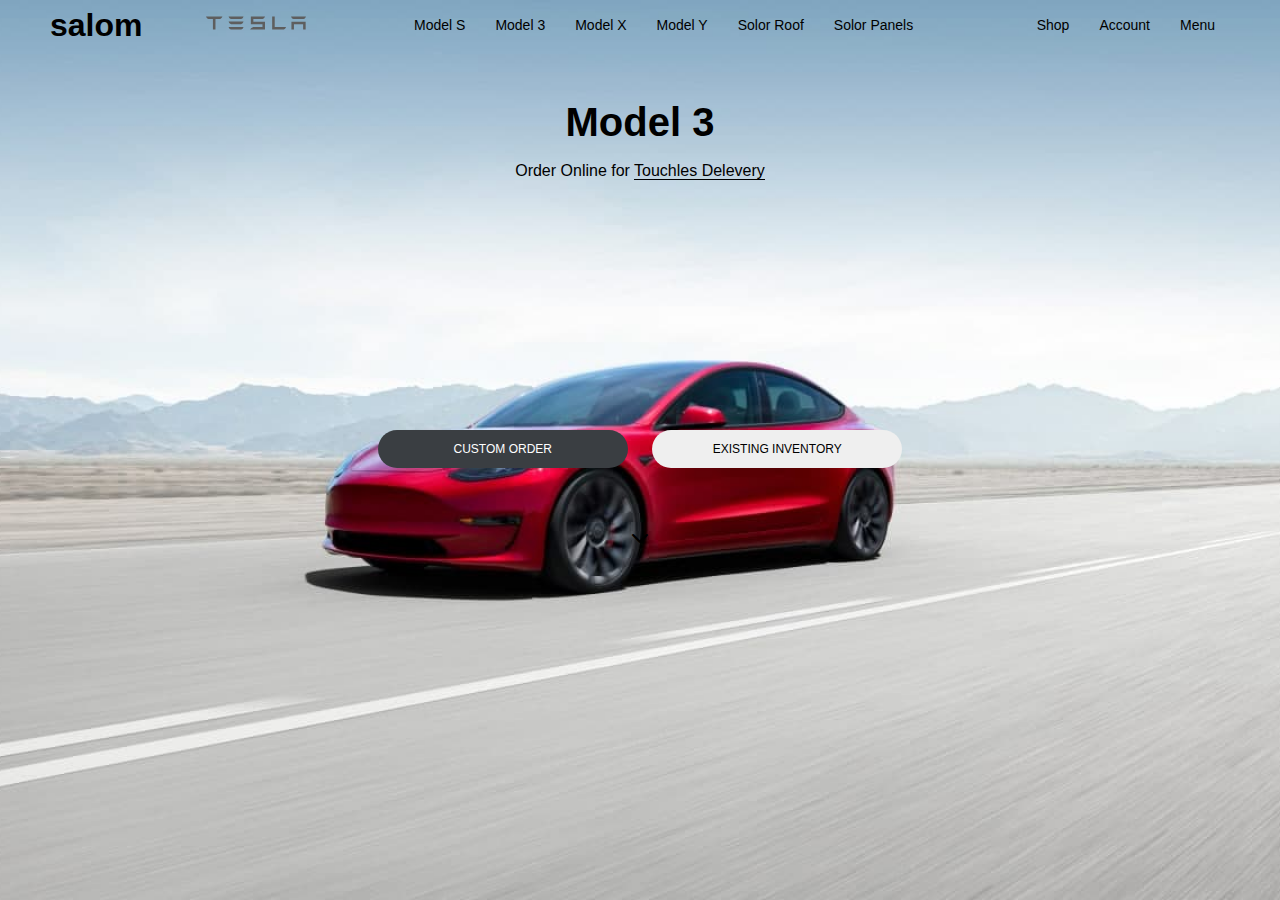
<file: index.html>
<!DOCTYPE html>
<html lang="en">

<head>
   <meta charset="UTF-8">
   <meta http-equiv="X-UA-Compatible" content="IE=edge">
   <meta name="viewport" content="width=device-width, initial-scale=1.0">
   <title>Model 3</title>
   <link rel="stylesheet" href="https://cdnjs.cloudflare.com/ajax/libs/font-awesome/6.0.0/css/all.min.css"
      integrity="sha512-9usAa10IRO0HhonpyAIVpjrylPvoDwiPUiKdWk5t3PyolY1cOd4DSE0Ga+ri4AuTroPR5aQvXU9xC6qOPnzFeg=="
      crossorigin="anonymous" referrerpolicy="no-referrer" />
   <link rel="stylesheet" href="./style.css">
   <style>
      body {
         width: 100%;
         height: 100vh;
         background-image: url("./model3.jpg");
         background-position: center;
         background-size: cover;
      }
   </style>
</head>

<body>
   <nav>
      <h1>salom</h1>
      <div class="logo">
         <a href="#">
            <img src="./tesla-motors-logo.svg" width="100px" alt="">
         </a>
      </div>
      <ul class="nav_collection">
         <li><a href="">
               Model S
            </a></li>
         <li><a href="">
               Model 3
            </a></li>
         <li><a href="">
               Model X
            </a></li>
         <li><a href="">
               Model Y
            </a></li>
         <li><a href="">
               Solor Roof
            </a></li>
         <li><a href="">
               Solor Panels
            </a></li>
      </ul>
      <ul class="nav_rightCollection">
         <li>
            <a href="">Shop</a>
         </li>
         <li>
            <a href="">Account</a>
         </li>
         <li>
            <a href="">Menu</a>
         </li>
      </ul>
   </nav>
   <main>
      <div class="main_text">
         <span>Model 3</span>
         <p>
            Order Online for <a href="#">Touchles Delevery</a>
         </p>

      </div>
      <div class="main_btns">
         <button>CUSTOM ORDER</button>
         <button>EXISTING INVENTORY</button>

      </div>
      <i class="fa-solid fa-chevron-down"></i>
   </main>
</body>

</html>
</file>
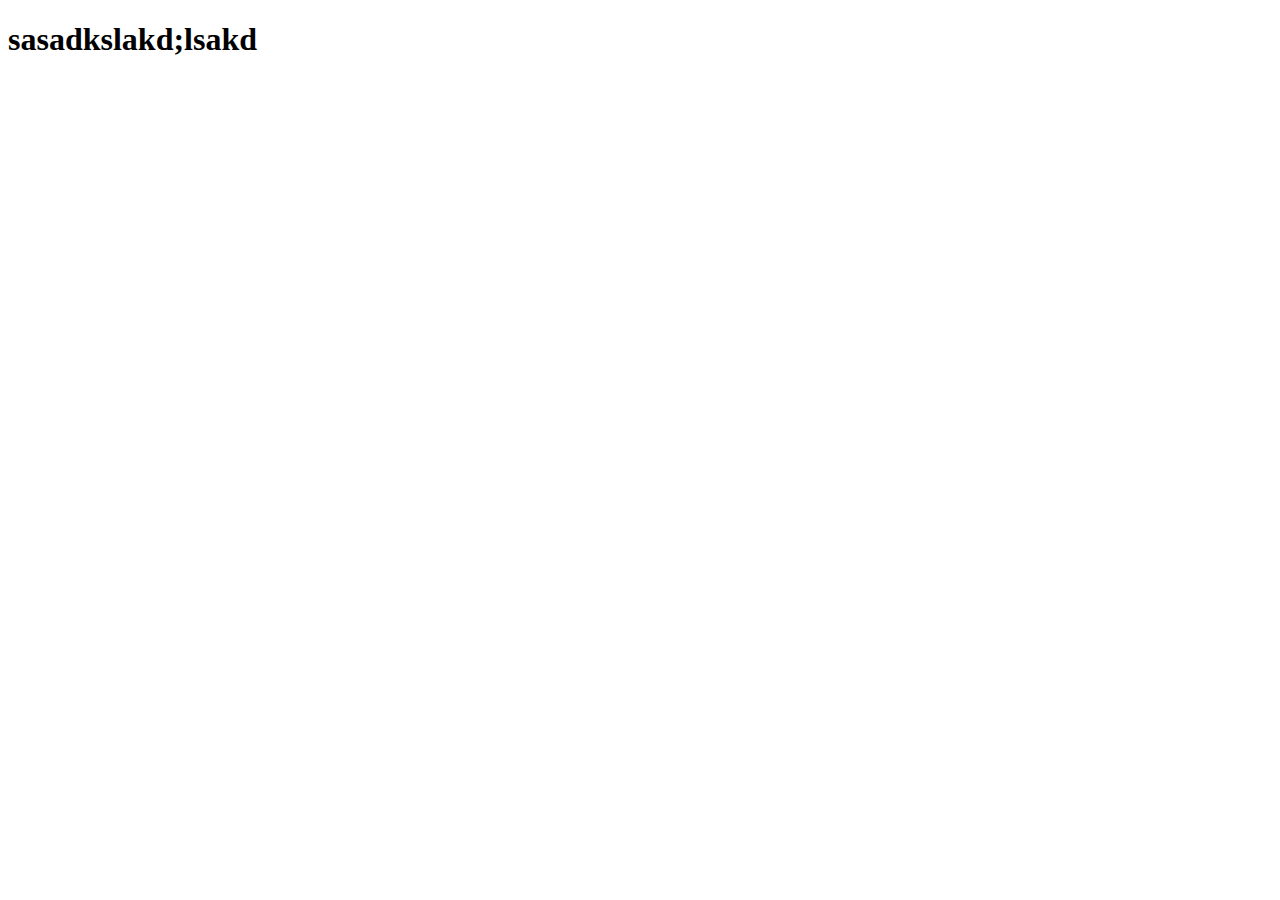
<file: index2.html>
<!DOCTYPE html>
<html lang="en">

<head>
   <meta charset="UTF-8">
   <meta http-equiv="X-UA-Compatible" content="IE=edge">
   <meta name="viewport" content="width=device-width, initial-scale=1.0">
   <title>Document</title>
</head>

<body>
   <h1>sasadkslakd;lsakd</h1>
</body>

</html>
</file>
<file: style.css>
* {
   margin: 0;
   padding: 0;
   box-sizing: border-box;
   font-family: sans-serif;
}

/* body {
   width: 100%;
   height: 100vh;
   background-image: url("./model3.jpg");
   background-position: center;
   background-size: cover;
} */

li {
   list-style-type: none;
}

a {
   text-decoration: none;
   color: #000;
}

nav {
   width: 100%;
   height: 50px;
   display: flex;
   justify-content: space-between;
   align-items: center;
   padding: 0 50px;
}

ul {
   display: flex;
   justify-content: center;
   height: 50px;
   align-items: center;
}

.nav_collection {
   width: 50%;

}

ul>li {
   padding: 8px 15px;
   transition: 0.3s;
   border-radius: 12px;
   font-weight: 500;
   font-size: 14px;
   cursor: pointer;
}

ul>li:hover {
   background-color: #dfe9f0;
}

ul>li>a {
   opacity: 1;
   color: #000;
}

main {
   /* border: 1px solid #000; */
   height: 90%;
   display: flex;
   flex-direction: column;
   align-items: center;
}

.main_text {
   text-align: center;
   /* border: 1px solid #000; */
   height: 80px;
   display: flex;
   flex-direction: column;
   justify-content: space-between;
   margin-top: 50px;
   margin-bottom: 250px;
   cursor: default;
}

.main_text>span {
   font-size: 40px;
   font-weight: 600;
}

.main_text>p>a {
   border-bottom: 1px solid #000;
   transition: 0.1s;
}

.main_text>p>a:hover {
   border-bottom: 2px solid #000;
}

.main_btns>button {
   width: 250px;
   padding: 12px;
   margin: 0 10px;
   border-radius: 50px;
   border: none;
   font-size: 12px;
   cursor: pointer;
}

.main_btns>button:first-child {
   background-color: #3A3E42;
   color: #fff;
}

main>i {
   margin-top: 60px;
   font-size: 18px;
   cursor: pointer;
}
</file>
